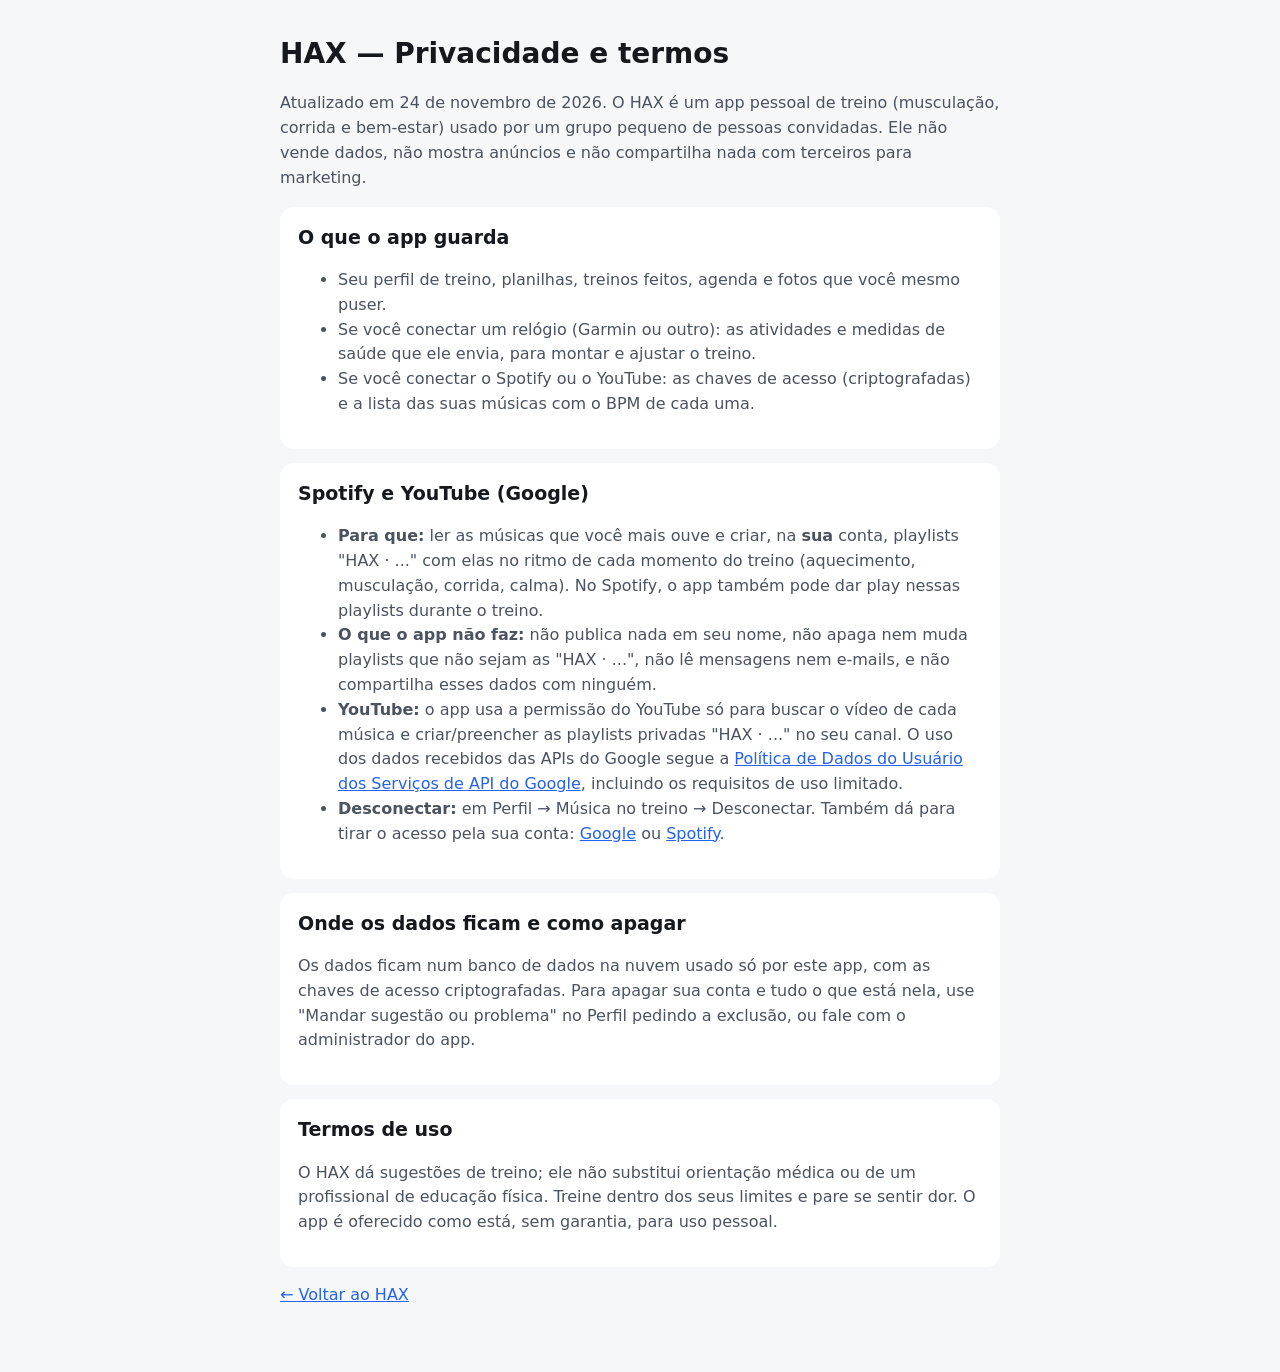
<file: gymgarmin/static/privacidade.html>
<!doctype html>
<html lang="pt-BR">
<head>
<meta charset="utf-8">
<meta name="viewport" content="width=device-width, initial-scale=1">
<title>HAX · Privacidade e termos</title>
<style>
  :root { --bg: #f6f7f8; --card: #fff; --ink: #15191e; --ink-2: #4a5360; }
  @media (prefers-color-scheme: dark) { :root { --bg: #0e1114; --card: #171b20; --ink: #e8ebee; --ink-2: #a4adb8; } }
  body { margin: 0; background: var(--bg); color: var(--ink); font: 16px/1.55 system-ui, -apple-system, "Segoe UI", sans-serif; }
  main { max-width: 720px; margin: 0 auto; padding: 24px 16px 48px; }
  section { background: var(--card); border-radius: 14px; padding: 16px 18px; margin: 14px 0; }
  h1 { font-size: 28px; margin: 8px 0 4px; } h2 { font-size: 19px; margin: 0 0 6px; }
  p, li { color: var(--ink-2); } a { color: #2563eb; }
</style>
</head>
<body>
<main>
  <h1>HAX — Privacidade e termos</h1>
  <p>Atualizado em 24 de novembro de 2026. O HAX é um app pessoal de treino (musculação, corrida e bem-estar) usado por um grupo
  pequeno de pessoas convidadas. Ele não vende dados, não mostra anúncios e não compartilha nada com terceiros para marketing.</p>

  <section><h2>O que o app guarda</h2>
  <ul>
    <li>Seu perfil de treino, planilhas, treinos feitos, agenda e fotos que você mesmo puser.</li>
    <li>Se você conectar um relógio (Garmin ou outro): as atividades e medidas de saúde que ele envia, para montar e ajustar o treino.</li>
    <li>Se você conectar o Spotify ou o YouTube: as chaves de acesso (criptografadas) e a lista das suas músicas com o BPM de cada uma.</li>
  </ul></section>

  <section><h2>Spotify e YouTube (Google)</h2>
  <ul>
    <li><b>Para que:</b> ler as músicas que você mais ouve e criar, na <b>sua</b> conta, playlists "HAX · ..." com elas no ritmo de cada
      momento do treino (aquecimento, musculação, corrida, calma). No Spotify, o app também pode dar play nessas playlists durante o treino.</li>
    <li><b>O que o app não faz:</b> não publica nada em seu nome, não apaga nem muda playlists que não sejam as "HAX · ...", não lê
      mensagens nem e-mails, e não compartilha esses dados com ninguém.</li>
    <li><b>YouTube:</b> o app usa a permissão do YouTube só para buscar o vídeo de cada música e criar/preencher as playlists privadas
      "HAX · ..." no seu canal. O uso dos dados recebidos das APIs do Google segue a
      <a href="https://developers.google.com/terms/api-services-user-data-policy">Política de Dados do Usuário dos Serviços de API do Google</a>,
      incluindo os requisitos de uso limitado.</li>
    <li><b>Desconectar:</b> em Perfil → Música no treino → Desconectar. Também dá para tirar o acesso pela sua conta:
      <a href="https://myaccount.google.com/permissions">Google</a> ou <a href="https://www.spotify.com/account/apps/">Spotify</a>.</li>
  </ul></section>

  <section><h2>Onde os dados ficam e como apagar</h2>
  <p>Os dados ficam num banco de dados na nuvem usado só por este app, com as chaves de acesso criptografadas. Para apagar sua conta e
  tudo o que está nela, use "Mandar sugestão ou problema" no Perfil pedindo a exclusão, ou fale com o administrador do app.</p></section>

  <section><h2>Termos de uso</h2>
  <p>O HAX dá sugestões de treino; ele não substitui orientação médica ou de um profissional de educação física. Treine dentro dos
  seus limites e pare se sentir dor. O app é oferecido como está, sem garantia, para uso pessoal.</p></section>

  <p><a href="/">← Voltar ao HAX</a></p>
</main>
</body>
</html>
</file>
